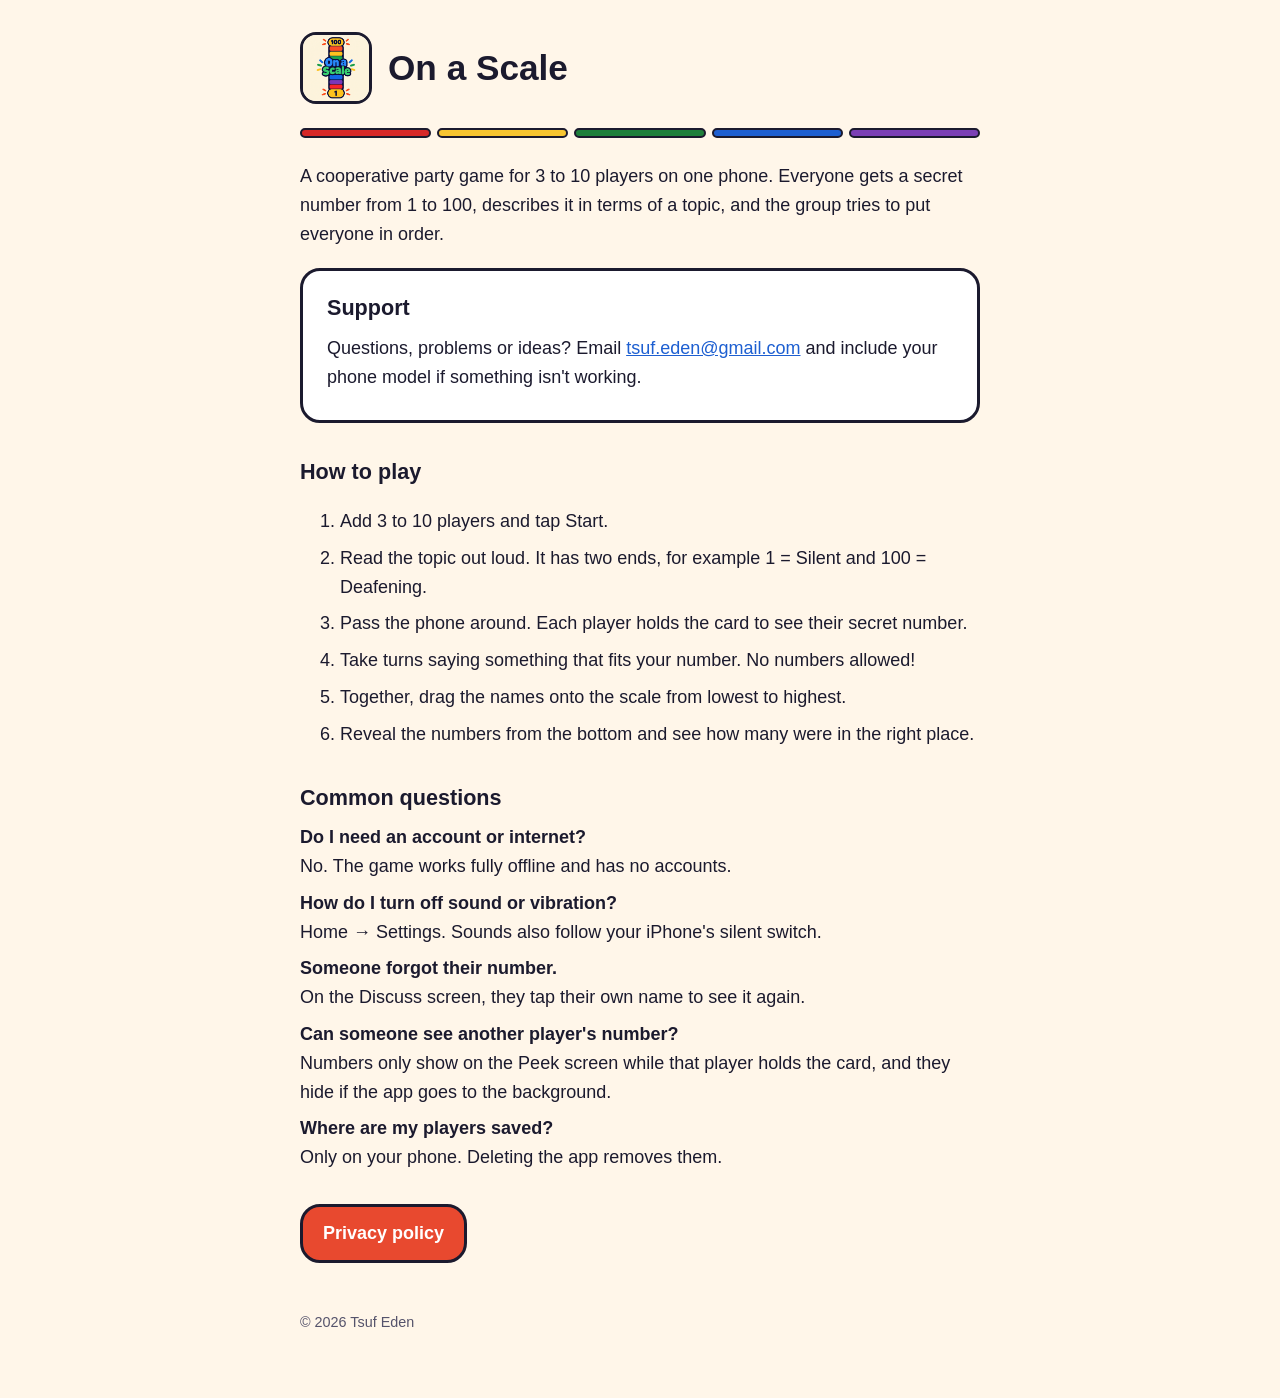
<file: index.html>
<!doctype html>
<html lang="en">
<head>
  <meta charset="utf-8">
  <meta name="viewport" content="width=device-width, initial-scale=1">
  <title>On a Scale – Support</title>
  <meta name="description" content="Support for On a Scale, a cooperative pass-and-play party game for one phone.">
  <link rel="icon" href="icon.png">
  <link rel="stylesheet" href="style.css">
</head>
<body>
<main>
  <header>
    <img src="icon.png" alt="On a Scale app icon">
    <h1>On a Scale</h1>
  </header>
  <div class="bars"><span style="background:var(--red)"></span><span style="background:var(--yellow)"></span><span style="background:var(--green)"></span><span style="background:var(--blue)"></span><span style="background:var(--purple)"></span></div>
  <p>A cooperative party game for 3 to 10 players on one phone. Everyone gets a secret number from 1 to 100, describes it in terms of a topic, and the group tries to put everyone in order.</p>

  <div class="card">
    <h2 style="margin-top:0">Support</h2>
    <p>Questions, problems or ideas? Email <a href="mailto:tsuf.eden@gmail.com">tsuf.eden@gmail.com</a> and include your phone model if something isn't working.</p>
  </div>

  <h2>How to play</h2>
  <ol>
    <li>Add 3 to 10 players and tap Start.</li>
    <li>Read the topic out loud. It has two ends, for example 1 = Silent and 100 = Deafening.</li>
    <li>Pass the phone around. Each player holds the card to see their secret number.</li>
    <li>Take turns saying something that fits your number. No numbers allowed!</li>
    <li>Together, drag the names onto the scale from lowest to highest.</li>
    <li>Reveal the numbers from the bottom and see how many were in the right place.</li>
  </ol>

  <h2>Common questions</h2>
  <p><strong>Do I need an account or internet?</strong><br>No. The game works fully offline and has no accounts.</p>
  <p><strong>How do I turn off sound or vibration?</strong><br>Home → Settings. Sounds also follow your iPhone's silent switch.</p>
  <p><strong>Someone forgot their number.</strong><br>On the Discuss screen, they tap their own name to see it again.</p>
  <p><strong>Can someone see another player's number?</strong><br>Numbers only show on the Peek screen while that player holds the card, and they hide if the app goes to the background.</p>
  <p><strong>Where are my players saved?</strong><br>Only on your phone. Deleting the app removes them.</p>

  <nav>
    <a href="privacy.html" class="primary">Privacy policy</a>
  </nav>
  <footer>© 2026 Tsuf Eden</footer>
</main>
</body>
</html>
</file>
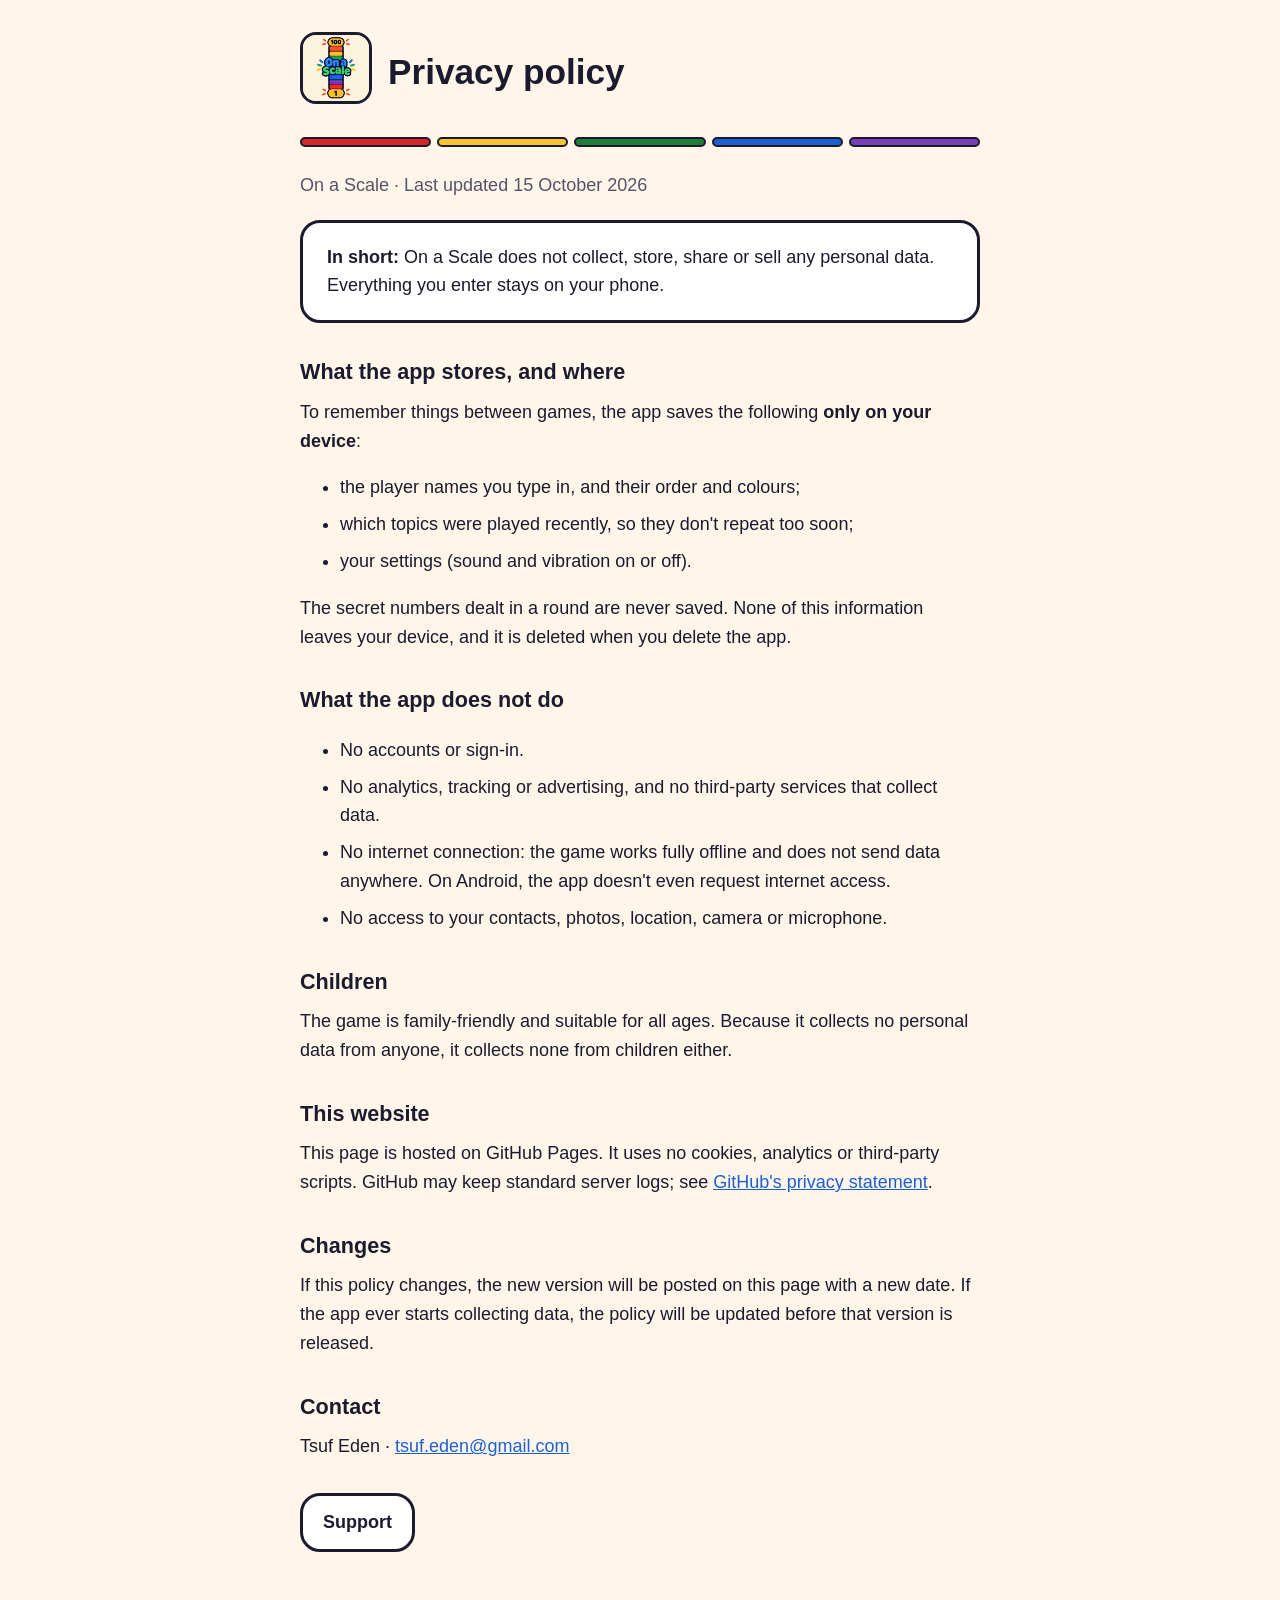
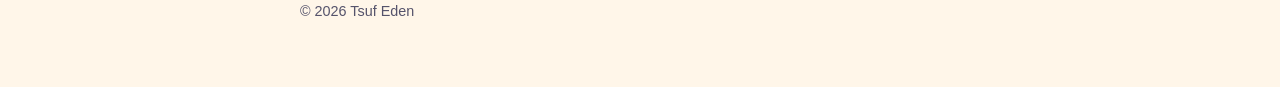
<file: privacy.html>
<!doctype html>
<html lang="en">
<head>
  <meta charset="utf-8">
  <meta name="viewport" content="width=device-width, initial-scale=1">
  <title>On a Scale – Privacy policy</title>
  <meta name="description" content="Privacy policy for the On a Scale app: no personal data is collected.">
  <link rel="icon" href="icon.png">
  <link rel="stylesheet" href="style.css">
</head>
<body>
<main>
  <header>
    <a href="./"><img src="icon.png" alt="On a Scale app icon"></a>
    <h1>Privacy policy</h1>
  </header>
  <div class="bars"><span style="background:var(--red)"></span><span style="background:var(--yellow)"></span><span style="background:var(--green)"></span><span style="background:var(--blue)"></span><span style="background:var(--purple)"></span></div>
  <p class="muted">On a Scale · Last updated 15 October 2026</p>

  <div class="card">
    <p style="margin:0"><strong>In short:</strong> On a Scale does not collect, store, share or sell any personal data. Everything you enter stays on your phone.</p>
  </div>

  <h2>What the app stores, and where</h2>
  <p>To remember things between games, the app saves the following <strong>only on your device</strong>:</p>
  <ul>
    <li>the player names you type in, and their order and colours;</li>
    <li>which topics were played recently, so they don't repeat too soon;</li>
    <li>your settings (sound and vibration on or off).</li>
  </ul>
  <p>The secret numbers dealt in a round are never saved. None of this information leaves your device, and it is deleted when you delete the app.</p>

  <h2>What the app does not do</h2>
  <ul>
    <li>No accounts or sign-in.</li>
    <li>No analytics, tracking or advertising, and no third-party services that collect data.</li>
    <li>No internet connection: the game works fully offline and does not send data anywhere. On Android, the app doesn't even request internet access.</li>
    <li>No access to your contacts, photos, location, camera or microphone.</li>
  </ul>

  <h2>Children</h2>
  <p>The game is family-friendly and suitable for all ages. Because it collects no personal data from anyone, it collects none from children either.</p>

  <h2>This website</h2>
  <p>This page is hosted on GitHub Pages. It uses no cookies, analytics or third-party scripts. GitHub may keep standard server logs; see <a href="https://docs.github.com/en/site-policy/privacy-policies/github-general-privacy-statement">GitHub's privacy statement</a>.</p>

  <h2>Changes</h2>
  <p>If this policy changes, the new version will be posted on this page with a new date. If the app ever starts collecting data, the policy will be updated before that version is released.</p>

  <h2>Contact</h2>
  <p>Tsuf Eden · <a href="mailto:tsuf.eden@gmail.com">tsuf.eden@gmail.com</a></p>

  <nav>
    <a href="./">Support</a>
  </nav>
  <footer>© 2026 Tsuf Eden</footer>
</main>
</body>
</html>
</file>
<file: style.css>
:root {
  --bg: #fff6e9;
  --surface: #ffffff;
  --ink: #1b1a2e;
  --muted: #55536b;
  --accent: #e8492f;
  --red: #d62828;
  --blue: #1d5fd1;
  --green: #1e7f3b;
  --yellow: #f7c531;
  --purple: #7b3fb5;
}
* { box-sizing: border-box; }
body {
  margin: 0;
  background: var(--bg);
  color: var(--ink);
  font: 18px/1.6 ui-rounded, "SF Pro Rounded", -apple-system, BlinkMacSystemFont, "Segoe UI", Roboto, sans-serif;
}
main { max-width: 720px; margin: 0 auto; padding: 32px 20px 64px; }
header { display: flex; align-items: center; gap: 16px; margin-bottom: 24px; }
header img { width: 72px; height: 72px; border-radius: 16px; border: 3px solid var(--ink); }
header a { color: inherit; text-decoration: none; }
h1 { font-size: 2.2rem; line-height: 1.15; margin: 0; font-weight: 900; }
h2 { font-size: 1.35rem; margin: 32px 0 8px; font-weight: 800; }
p, li { margin: 8px 0; }
.muted { color: var(--muted); }
.card {
  background: var(--surface);
  border: 3px solid var(--ink);
  border-radius: 20px;
  padding: 20px 24px;
  margin: 20px 0;
}
.bars { display: flex; gap: 6px; margin: 8px 0 24px; }
.bars span { flex: 1; height: 10px; border-radius: 6px; border: 2px solid var(--ink); }
nav { display: flex; gap: 12px; flex-wrap: wrap; margin-top: 32px; }
nav a, .button {
  display: inline-block;
  padding: 12px 20px;
  border: 3px solid var(--ink);
  border-radius: 20px;
  background: var(--surface);
  color: var(--ink);
  font-weight: 800;
  text-decoration: none;
}
nav a.primary, .button { background: var(--accent); color: #fff; }
a { color: var(--blue); }
footer { margin-top: 48px; font-size: 0.9rem; color: var(--muted); }
</file>
